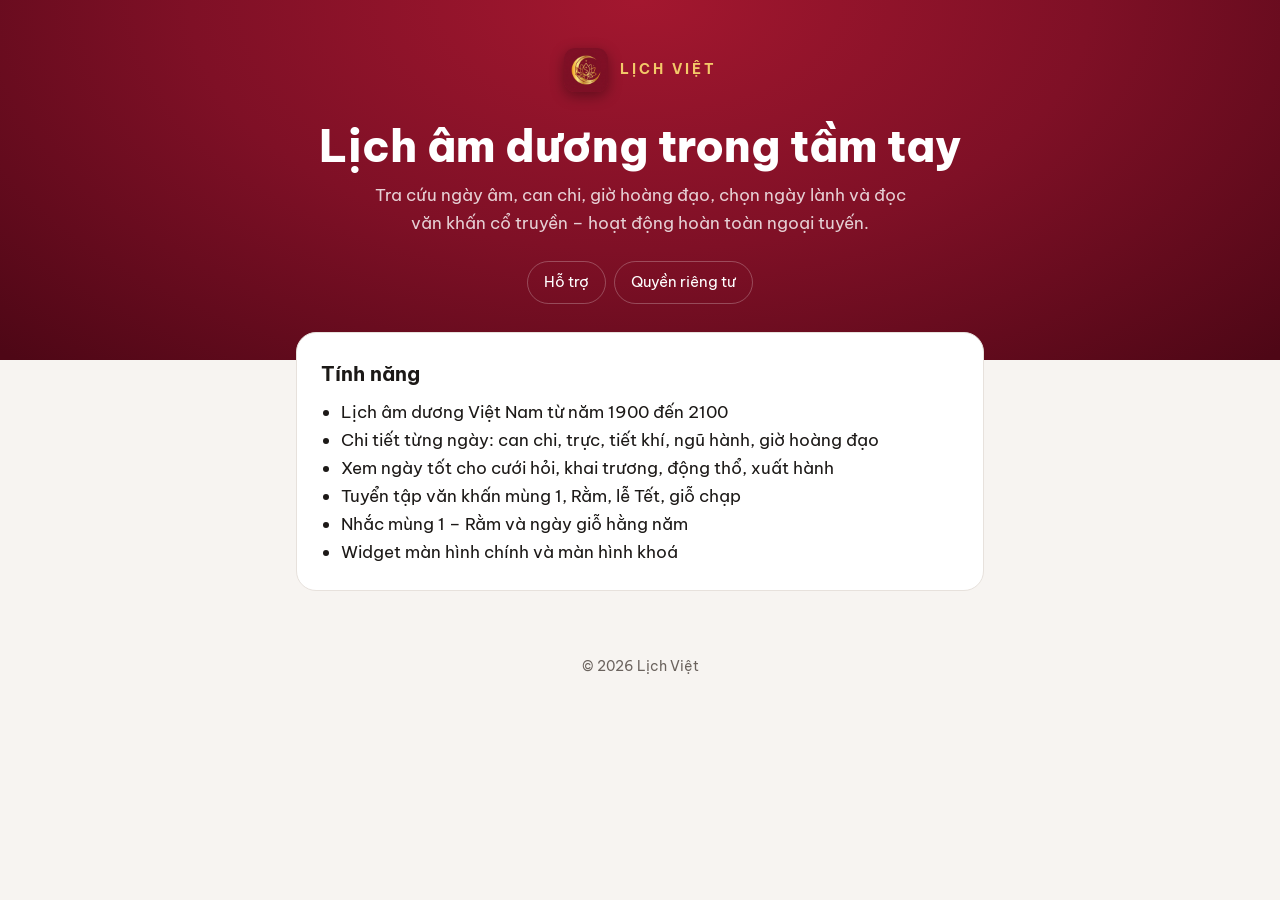
<file: index.html>
<!doctype html>
<html lang="vi">
<head>
  <meta charset="utf-8">
  <meta name="viewport" content="width=device-width, initial-scale=1">
  <title>Lịch Việt</title>
  <meta name="description" content="Lịch Việt – lịch âm dương Việt Nam, xem ngày tốt và văn khấn cổ truyền.">
  <link rel="icon" href="icon.png">
  <link rel="preconnect" href="https://fonts.googleapis.com">
  <link rel="preconnect" href="https://fonts.gstatic.com" crossorigin>
  <link href="https://fonts.googleapis.com/css2?family=Be+Vietnam+Pro:wght@400;700;800&display=swap" rel="stylesheet">
  <link rel="stylesheet" href="style.css">
</head>
<body>
  <header class="hero">
    <span class="brand"><img src="icon.png" alt="">Lịch Việt</span>
    <h1>Lịch âm dương trong tầm tay</h1>
    <p>Tra cứu ngày âm, can chi, giờ hoàng đạo, chọn ngày lành và đọc văn khấn cổ truyền – hoạt động hoàn toàn ngoại tuyến.</p>
    <nav class="tabs">
      <a href="support.html">Hỗ trợ</a>
      <a href="privacy.html">Quyền riêng tư</a>
    </nav>
  </header>
  <main>
    <section class="card">
      <h2>Tính năng</h2>
      <ul>
        <li>Lịch âm dương Việt Nam từ năm 1900 đến 2100</li>
        <li>Chi tiết từng ngày: can chi, trực, tiết khí, ngũ hành, giờ hoàng đạo</li>
        <li>Xem ngày tốt cho cưới hỏi, khai trương, động thổ, xuất hành</li>
        <li>Tuyển tập văn khấn mùng 1, Rằm, lễ Tết, giỗ chạp</li>
        <li>Nhắc mùng 1 – Rằm và ngày giỗ hằng năm</li>
        <li>Widget màn hình chính và màn hình khoá</li>
      </ul>
    </section>
  </main>
  <footer>© 2026 Lịch Việt</footer>
</body>
</html>
</file>
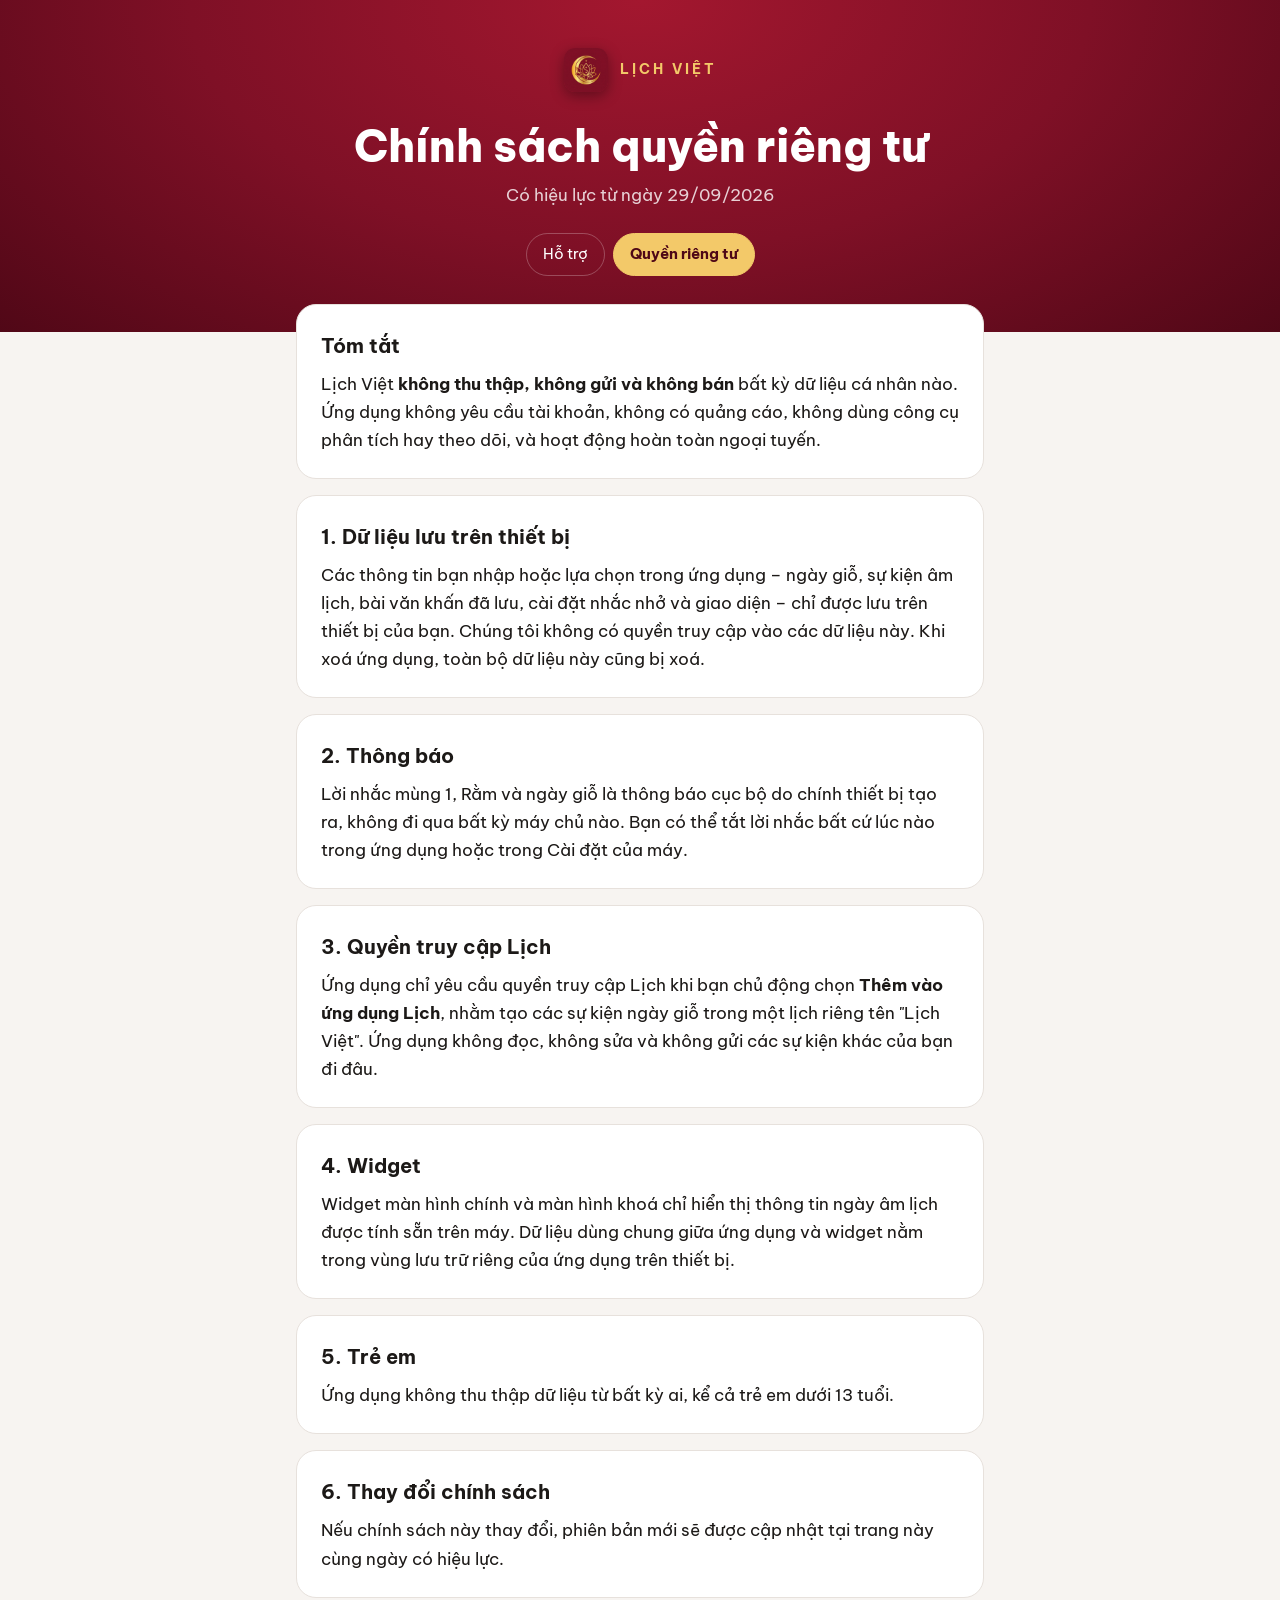
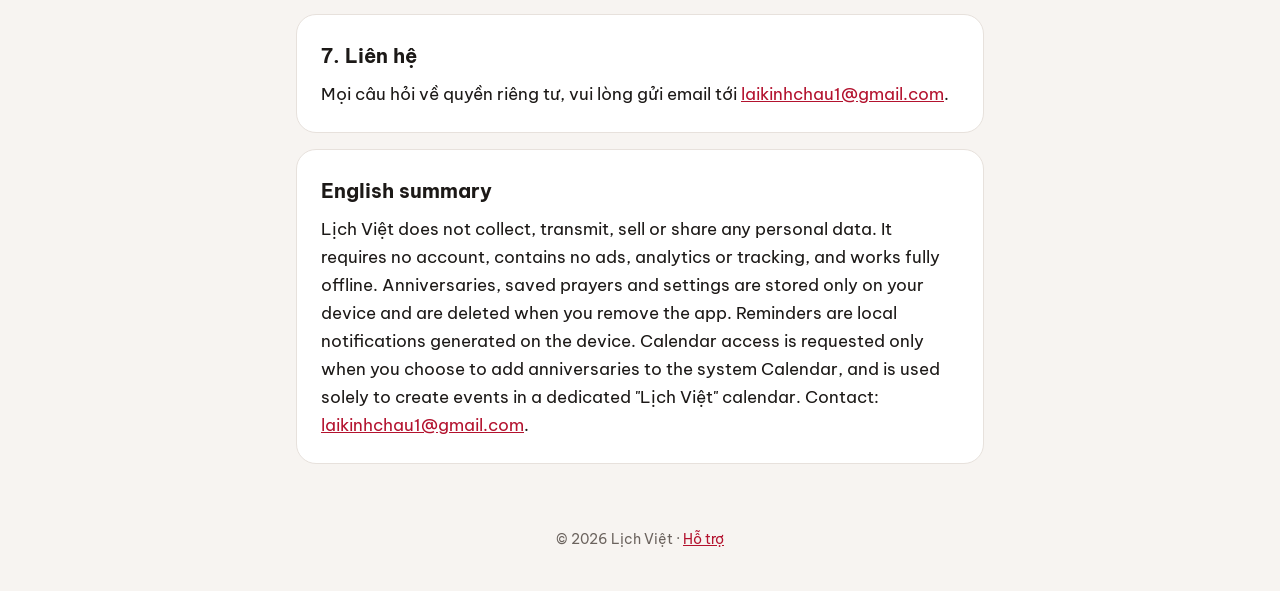
<file: privacy.html>
<!doctype html>
<html lang="vi">
<head>
  <meta charset="utf-8">
  <meta name="viewport" content="width=device-width, initial-scale=1">
  <title>Chính sách quyền riêng tư – Lịch Việt</title>
  <meta name="description" content="Chính sách quyền riêng tư của ứng dụng Lịch Việt. Ứng dụng không thu thập dữ liệu cá nhân.">
  <link rel="icon" href="icon.png">
  <link rel="preconnect" href="https://fonts.googleapis.com">
  <link rel="preconnect" href="https://fonts.gstatic.com" crossorigin>
  <link href="https://fonts.googleapis.com/css2?family=Be+Vietnam+Pro:wght@400;700;800&display=swap" rel="stylesheet">
  <link rel="stylesheet" href="style.css">
</head>
<body>
  <header class="hero">
    <a class="brand" href="./"><img src="icon.png" alt="">Lịch Việt</a>
    <h1>Chính sách quyền riêng tư</h1>
    <p>Có hiệu lực từ ngày 29/09/2026</p>
    <nav class="tabs">
      <a href="support.html">Hỗ trợ</a>
      <a href="privacy.html" aria-current="page">Quyền riêng tư</a>
    </nav>
  </header>

  <main>
    <section class="card">
      <h2>Tóm tắt</h2>
      <p>Lịch Việt <strong>không thu thập, không gửi và không bán</strong> bất kỳ dữ liệu cá nhân nào. Ứng dụng không yêu cầu tài khoản, không có quảng cáo, không dùng công cụ phân tích hay theo dõi, và hoạt động hoàn toàn ngoại tuyến.</p>
    </section>

    <section class="card">
      <h2>1. Dữ liệu lưu trên thiết bị</h2>
      <p>Các thông tin bạn nhập hoặc lựa chọn trong ứng dụng – ngày giỗ, sự kiện âm lịch, bài văn khấn đã lưu, cài đặt nhắc nhở và giao diện – chỉ được lưu trên thiết bị của bạn. Chúng tôi không có quyền truy cập vào các dữ liệu này. Khi xoá ứng dụng, toàn bộ dữ liệu này cũng bị xoá.</p>
    </section>

    <section class="card">
      <h2>2. Thông báo</h2>
      <p>Lời nhắc mùng 1, Rằm và ngày giỗ là thông báo cục bộ do chính thiết bị tạo ra, không đi qua bất kỳ máy chủ nào. Bạn có thể tắt lời nhắc bất cứ lúc nào trong ứng dụng hoặc trong Cài đặt của máy.</p>
    </section>

    <section class="card">
      <h2>3. Quyền truy cập Lịch</h2>
      <p>Ứng dụng chỉ yêu cầu quyền truy cập Lịch khi bạn chủ động chọn <strong>Thêm vào ứng dụng Lịch</strong>, nhằm tạo các sự kiện ngày giỗ trong một lịch riêng tên "Lịch Việt". Ứng dụng không đọc, không sửa và không gửi các sự kiện khác của bạn đi đâu.</p>
    </section>

    <section class="card">
      <h2>4. Widget</h2>
      <p>Widget màn hình chính và màn hình khoá chỉ hiển thị thông tin ngày âm lịch được tính sẵn trên máy. Dữ liệu dùng chung giữa ứng dụng và widget nằm trong vùng lưu trữ riêng của ứng dụng trên thiết bị.</p>
    </section>

    <section class="card">
      <h2>5. Trẻ em</h2>
      <p>Ứng dụng không thu thập dữ liệu từ bất kỳ ai, kể cả trẻ em dưới 13 tuổi.</p>
    </section>

    <section class="card">
      <h2>6. Thay đổi chính sách</h2>
      <p>Nếu chính sách này thay đổi, phiên bản mới sẽ được cập nhật tại trang này cùng ngày có hiệu lực.</p>
    </section>

    <section class="card">
      <h2>7. Liên hệ</h2>
      <p>Mọi câu hỏi về quyền riêng tư, vui lòng gửi email tới <a href="mailto:laikinhchau1@gmail.com">laikinhchau1@gmail.com</a>.</p>
    </section>

    <section class="card" lang="en">
      <h2>English summary</h2>
      <p>Lịch Việt does not collect, transmit, sell or share any personal data. It requires no account, contains no ads, analytics or tracking, and works fully offline. Anniversaries, saved prayers and settings are stored only on your device and are deleted when you remove the app. Reminders are local notifications generated on the device. Calendar access is requested only when you choose to add anniversaries to the system Calendar, and is used solely to create events in a dedicated "Lịch Việt" calendar. Contact: <a href="mailto:laikinhchau1@gmail.com">laikinhchau1@gmail.com</a>.</p>
    </section>
  </main>

  <footer>© 2026 Lịch Việt · <a href="support.html">Hỗ trợ</a></footer>
</body>
</html>
</file>
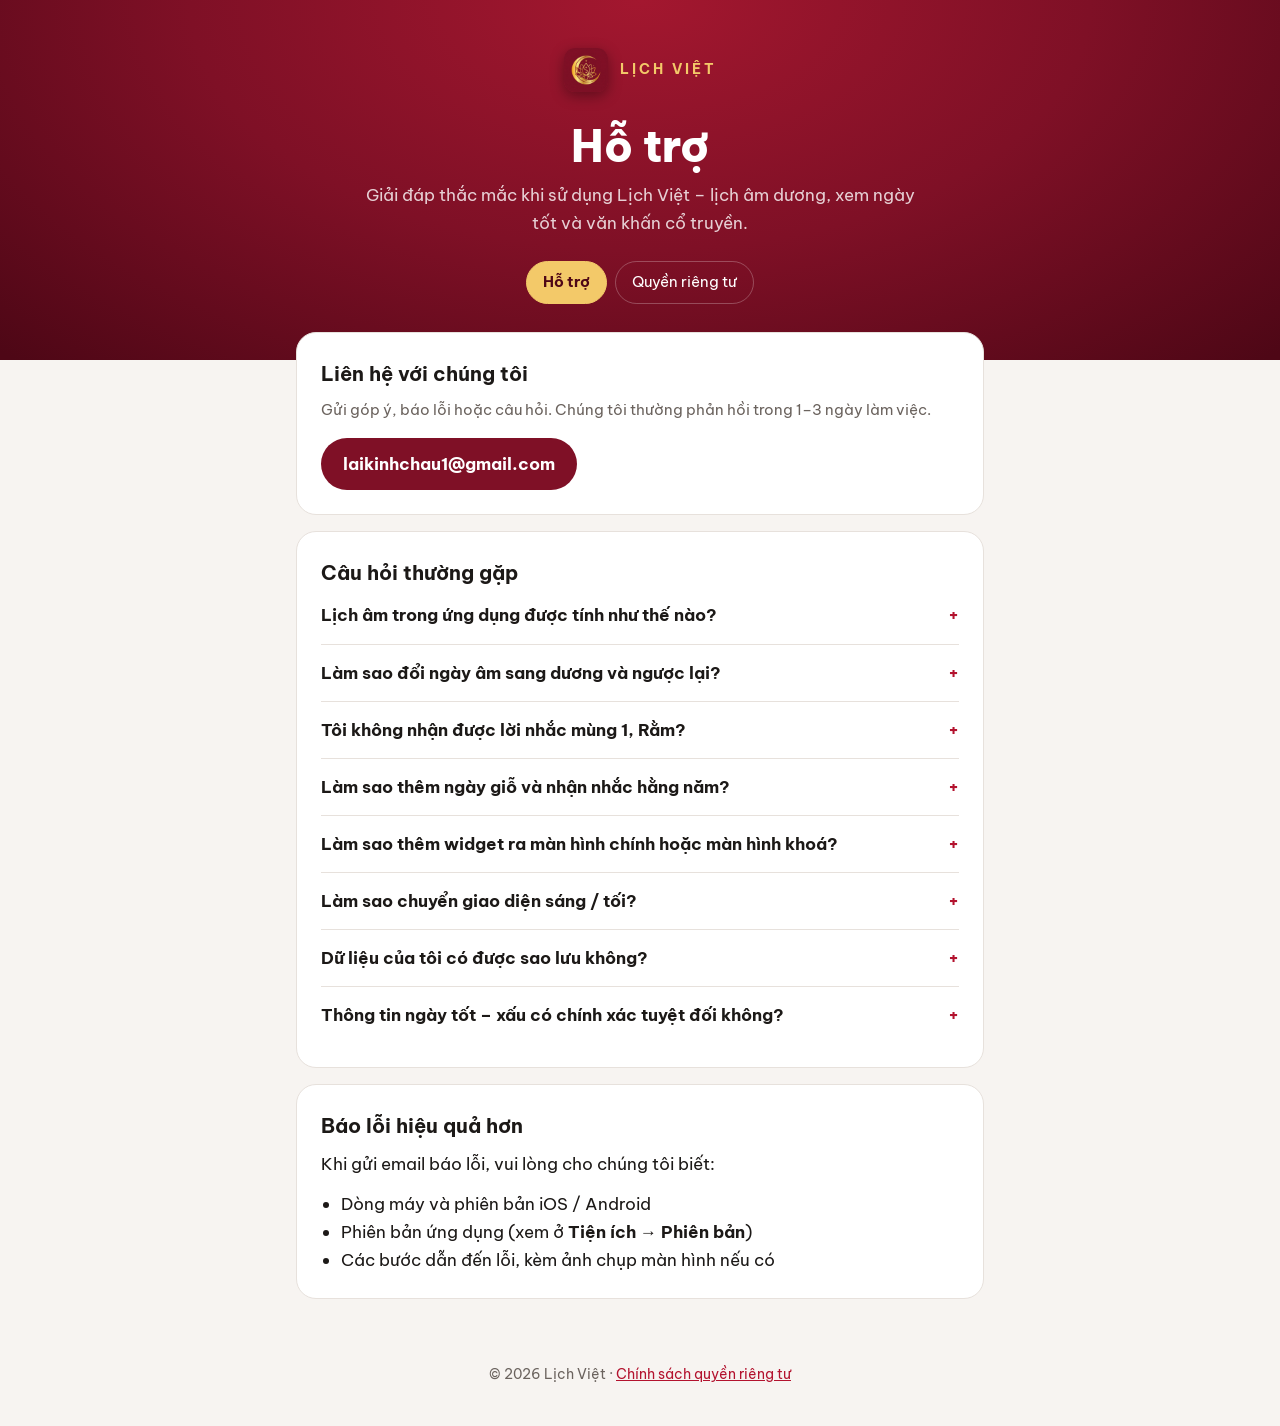
<file: support.html>
<!doctype html>
<html lang="vi">
<head>
  <meta charset="utf-8">
  <meta name="viewport" content="width=device-width, initial-scale=1">
  <title>Hỗ trợ – Lịch Việt</title>
  <meta name="description" content="Trung tâm hỗ trợ ứng dụng Lịch Việt: câu hỏi thường gặp và thông tin liên hệ.">
  <link rel="icon" href="icon.png">
  <link rel="preconnect" href="https://fonts.googleapis.com">
  <link rel="preconnect" href="https://fonts.gstatic.com" crossorigin>
  <link href="https://fonts.googleapis.com/css2?family=Be+Vietnam+Pro:wght@400;700;800&display=swap" rel="stylesheet">
  <link rel="stylesheet" href="style.css">
</head>
<body>
  <header class="hero">
    <a class="brand" href="./"><img src="icon.png" alt="">Lịch Việt</a>
    <h1>Hỗ trợ</h1>
    <p>Giải đáp thắc mắc khi sử dụng Lịch Việt – lịch âm dương, xem ngày tốt và văn khấn cổ truyền.</p>
    <nav class="tabs">
      <a href="support.html" aria-current="page">Hỗ trợ</a>
      <a href="privacy.html">Quyền riêng tư</a>
    </nav>
  </header>

  <main>
    <section class="card contact">
      <div>
        <h2>Liên hệ với chúng tôi</h2>
        <p class="muted">Gửi góp ý, báo lỗi hoặc câu hỏi. Chúng tôi thường phản hồi trong 1–3 ngày làm việc.</p>
      </div>
      <a class="button" href="mailto:laikinhchau1@gmail.com?subject=H%E1%BB%97%20tr%E1%BB%A3%20L%E1%BB%8Bch%20Vi%E1%BB%87t">laikinhchau1@gmail.com</a>
    </section>

    <section class="card">
      <h2>Câu hỏi thường gặp</h2>

      <details>
        <summary>Lịch âm trong ứng dụng được tính như thế nào?</summary>
        <p>Lịch Việt dùng thuật toán âm lịch của Hồ Ngọc Đức theo múi giờ GMT+7 (Việt Nam), hỗ trợ tra cứu từ năm 1900 đến 2100. Toàn bộ phép tính chạy ngay trên máy, không cần kết nối mạng.</p>
      </details>

      <details>
        <summary>Làm sao đổi ngày âm sang dương và ngược lại?</summary>
        <p>Vào tab <strong>Tiện ích</strong> → <strong>Đổi ngày âm – dương</strong>, chọn ngày cần đổi rồi xem kết quả cùng thông tin chi tiết của ngày đó.</p>
      </details>

      <details>
        <summary>Tôi không nhận được lời nhắc mùng 1, Rằm?</summary>
        <p>Hãy kiểm tra: (1) đã bật <strong>Nhắc ngày mùng 1 và 15 âm lịch</strong> trong tab Tiện ích; (2) đã cho phép Lịch Việt gửi thông báo trong <strong>Cài đặt → Thông báo</strong> của máy; (3) chế độ Tập trung / Không làm phiền không chặn thông báo. Mở ứng dụng một lần sau khi thay đổi để lời nhắc được lên lịch lại.</p>
      </details>

      <details>
        <summary>Làm sao thêm ngày giỗ và nhận nhắc hằng năm?</summary>
        <p>Vào <strong>Tiện ích</strong> → <strong>Thêm ngày giỗ / sự kiện</strong>, nhập ngày âm lịch. Ứng dụng tự quy đổi sang dương lịch mỗi năm. Bạn cũng có thể chọn <strong>Thêm vào ứng dụng Lịch</strong> để các ngày giỗ hiện trong một lịch riêng tên "Lịch Việt".</p>
      </details>

      <details>
        <summary>Làm sao thêm widget ra màn hình chính hoặc màn hình khoá?</summary>
        <p>Trên iPhone, chạm và giữ vào vùng trống trên màn hình chính, chọn <strong>Sửa</strong> → <strong>Thêm tiện ích</strong>, tìm "Lịch Việt" rồi chọn kích thước. Với màn hình khoá, chạm và giữ màn hình khoá → <strong>Tuỳ chỉnh</strong> → chọn vùng tiện ích. Hướng dẫn chi tiết có trong mục <strong>Tiện ích → Widget màn hình chính & khoá</strong>.</p>
      </details>

      <details>
        <summary>Làm sao chuyển giao diện sáng / tối?</summary>
        <p>Vào <strong>Tiện ích</strong> → <strong>Giao diện</strong> → <strong>Chế độ hiển thị</strong>, chọn Theo hệ thống, Sáng hoặc Tối.</p>
      </details>

      <details>
        <summary>Dữ liệu của tôi có được sao lưu không?</summary>
        <p>Ngày giỗ, bài khấn đã lưu và cài đặt chỉ được lưu trên máy của bạn, không gửi lên máy chủ. Nếu xoá ứng dụng, các dữ liệu này cũng bị xoá. Các sự kiện đã thêm vào ứng dụng Lịch của máy vẫn được giữ lại.</p>
      </details>

      <details>
        <summary>Thông tin ngày tốt – xấu có chính xác tuyệt đối không?</summary>
        <p>Thông tin về ngày tốt – xấu, giờ hoàng đạo, hướng xuất hành và văn khấn được tổng hợp từ văn hoá dân gian và các sách lịch cổ truyền, chỉ mang tính tham khảo. Phong tục mỗi vùng có thể khác nhau, bạn nên hỏi thêm người lớn tuổi trong gia đình hoặc nhà chùa nơi mình sinh hoạt.</p>
      </details>
    </section>

    <section class="card">
      <h2>Báo lỗi hiệu quả hơn</h2>
      <p>Khi gửi email báo lỗi, vui lòng cho chúng tôi biết:</p>
      <ul>
        <li>Dòng máy và phiên bản iOS / Android</li>
        <li>Phiên bản ứng dụng (xem ở <strong>Tiện ích → Phiên bản</strong>)</li>
        <li>Các bước dẫn đến lỗi, kèm ảnh chụp màn hình nếu có</li>
      </ul>
    </section>
  </main>

  <footer>© 2026 Lịch Việt · <a href="privacy.html">Chính sách quyền riêng tư</a></footer>
</body>
</html>
</file>
<file: style.css>
:root {
  --brand: #7f1026;
  --brand-deep: #4e0716;
  --gold: #f3c969;
  --bg: #f7f4f1;
  --card: #ffffff;
  --text: #1c1917;
  --muted: #6b635e;
  --line: #e7e1dc;
  --accent: #b3122e;
}
@media (prefers-color-scheme: dark) {
  :root {
    --bg: #120d0e;
    --card: #1e1719;
    --text: #f3eeea;
    --muted: #a8a09b;
    --line: #33292b;
    --accent: #ff6b7f;
  }
}

* { box-sizing: border-box; }
html { -webkit-text-size-adjust: 100%; }
body {
  margin: 0;
  background: var(--bg);
  color: var(--text);
  font-family: 'Be Vietnam Pro', -apple-system, BlinkMacSystemFont, 'Segoe UI', Roboto, sans-serif;
  font-size: 17px;
  line-height: 1.65;
}

.hero {
  background: radial-gradient(900px 500px at 50% 0%, #a3172f 0%, var(--brand) 50%, var(--brand-deep) 100%);
  color: #fff;
  padding: 48px 16px 56px;
  text-align: center;
}
.brand {
  display: inline-flex;
  align-items: center;
  gap: 12px;
  color: var(--gold);
  font-weight: 700;
  letter-spacing: 3px;
  text-transform: uppercase;
  font-size: 14px;
  text-decoration: none;
}
.brand img { width: 44px; height: 44px; border-radius: 11px; box-shadow: 0 4px 14px rgba(0, 0, 0, .35); }
.hero h1 { margin: 20px 0 8px; font-size: clamp(30px, 6vw, 44px); line-height: 1.2; font-weight: 800; }
.hero p { margin: 0 auto; max-width: 560px; color: rgba(255, 255, 255, .8); }

nav.tabs { display: flex; justify-content: center; gap: 8px; margin-top: 24px; flex-wrap: wrap; }
nav.tabs a {
  color: #fff;
  text-decoration: none;
  padding: 8px 16px;
  border-radius: 999px;
  border: 1px solid rgba(255, 255, 255, .25);
  font-size: 15px;
}
nav.tabs a[aria-current='page'] { background: var(--gold); border-color: var(--gold); color: var(--brand-deep); font-weight: 700; }

main { max-width: 720px; margin: -28px auto 0; padding: 0 16px 48px; }
.card {
  background: var(--card);
  border: 1px solid var(--line);
  border-radius: 20px;
  padding: 24px;
  margin-bottom: 16px;
}
.card h2 { margin: 0 0 8px; font-size: 20px; }
.card p { margin: 0 0 12px; }
.card p:last-child, .card ul:last-child { margin-bottom: 0; }
.card ul { padding-left: 20px; margin: 0 0 12px; }
.muted { color: var(--muted); font-size: 15px; }
a { color: var(--accent); }

.contact {
  display: flex;
  flex-wrap: wrap;
  align-items: center;
  justify-content: space-between;
  gap: 16px;
}
.button {
  display: inline-block;
  background: var(--brand);
  color: #fff;
  text-decoration: none;
  padding: 12px 22px;
  border-radius: 999px;
  font-weight: 700;
  word-break: break-all;
}

details { border-top: 1px solid var(--line); padding: 14px 0; }
details:first-of-type { border-top: 0; padding-top: 4px; }
summary { cursor: pointer; font-weight: 700; list-style: none; display: flex; justify-content: space-between; gap: 12px; }
summary::-webkit-details-marker { display: none; }
summary::after { content: '+'; color: var(--accent); font-weight: 700; }
details[open] summary::after { content: '–'; }
details p { margin: 10px 0 0; color: var(--muted); }

footer { text-align: center; color: var(--muted); font-size: 14px; padding: 0 16px 40px; }
</file>
